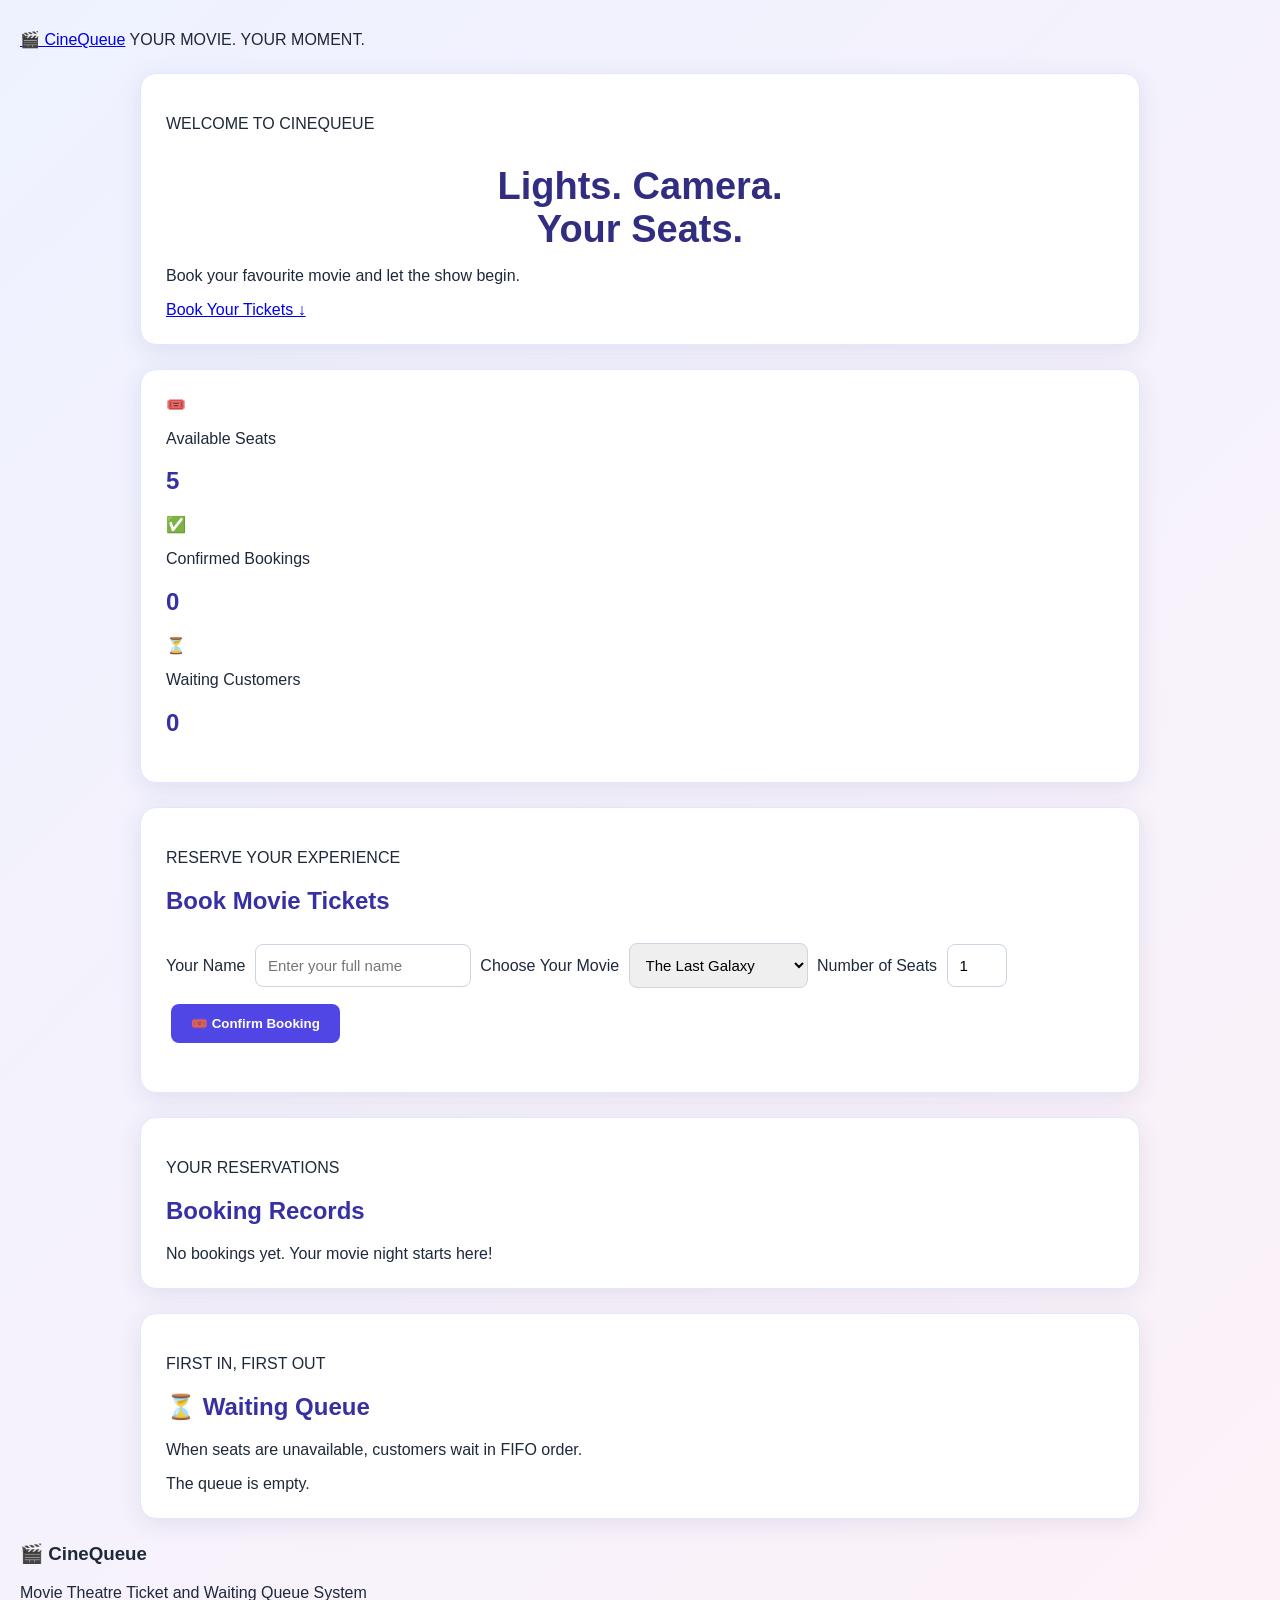
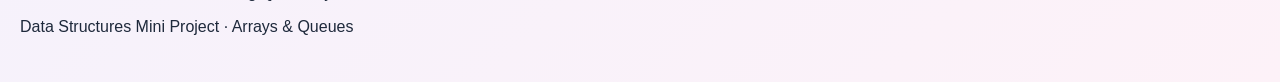
<file: index.html>
<!DOCTYPE html>
<html lang="en">
<head>
    <meta charset="UTF-8">
    <meta name="viewport" content="width=device-width, initial-scale=1.0">
    <title>CineQueue | Movie Ticket Booking</title>
    <link rel="stylesheet" href="style.css">
</head>
<body>
    <header class="navbar">
        <a class="logo" href="#">🎬 CineQueue</a>
        <span class="tagline">YOUR MOVIE. YOUR MOMENT.</span>
    </header>

    <section class="hero">
        <p class="eyebrow">WELCOME TO CINEQUEUE</p>
        <h1>Lights. Camera.<br><span>Your Seats.</span></h1>
        <p>Book your favourite movie and let the show begin.</p>
        <a href="#booking" class="hero-btn">Book Your Tickets ↓</a>
    </section>

    <main>
        <section class="stats">
            <div class="stat">
                <span>🎟️</span>
                <p>Available Seats</p>
                <h2 id="available">5</h2>
            </div>
            <div class="stat">
                <span>✅</span>
                <p>Confirmed Bookings</p>
                <h2 id="total">0</h2>
            </div>
            <div class="stat">
                <span>⏳</span>
                <p>Waiting Customers</p>
                <h2 id="waitingCount">0</h2>
            </div>
        </section>

        <section class="panel" id="booking">
            <p class="eyebrow">RESERVE YOUR EXPERIENCE</p>
            <h2>Book Movie Tickets</h2>

            <label for="customer">Your Name</label>
            <input id="customer" placeholder="Enter your full name">

            <label for="movie">Choose Your Movie</label>
            <select id="movie">
                <option>The Last Galaxy</option>
                <option>Letters to Yesterday</option>
                <option>The Hidden Signal</option>
            </select>

            <label for="seats">Number of Seats</label>
            <input id="seats" type="number" min="1" max="5" value="1">

            <button id="bookBtn">🎟️ Confirm Booking</button>
            <p id="message" role="status"></p>
        </section>

        <section class="panel">
            <p class="eyebrow">YOUR RESERVATIONS</p>
            <h2>Booking Records</h2>
            <div id="records">No bookings yet. Your movie night starts here!</div>
        </section>

        <section class="panel">
            <p class="eyebrow">FIRST IN, FIRST OUT</p>
            <h2>⏳ Waiting Queue</h2>
            <p class="muted">When seats are unavailable, customers wait in FIFO order.</p>
            <div id="queue">The queue is empty.</div>
        </section>
    </main>

    <footer>
        <h3>🎬 CineQueue</h3>
        <p>Movie Theatre Ticket and Waiting Queue System</p>
        <p>Data Structures Mini Project · Arrays & Queues</p>
    </footer>

    <script src="app.js"></script>
</body>
</html>
</file>
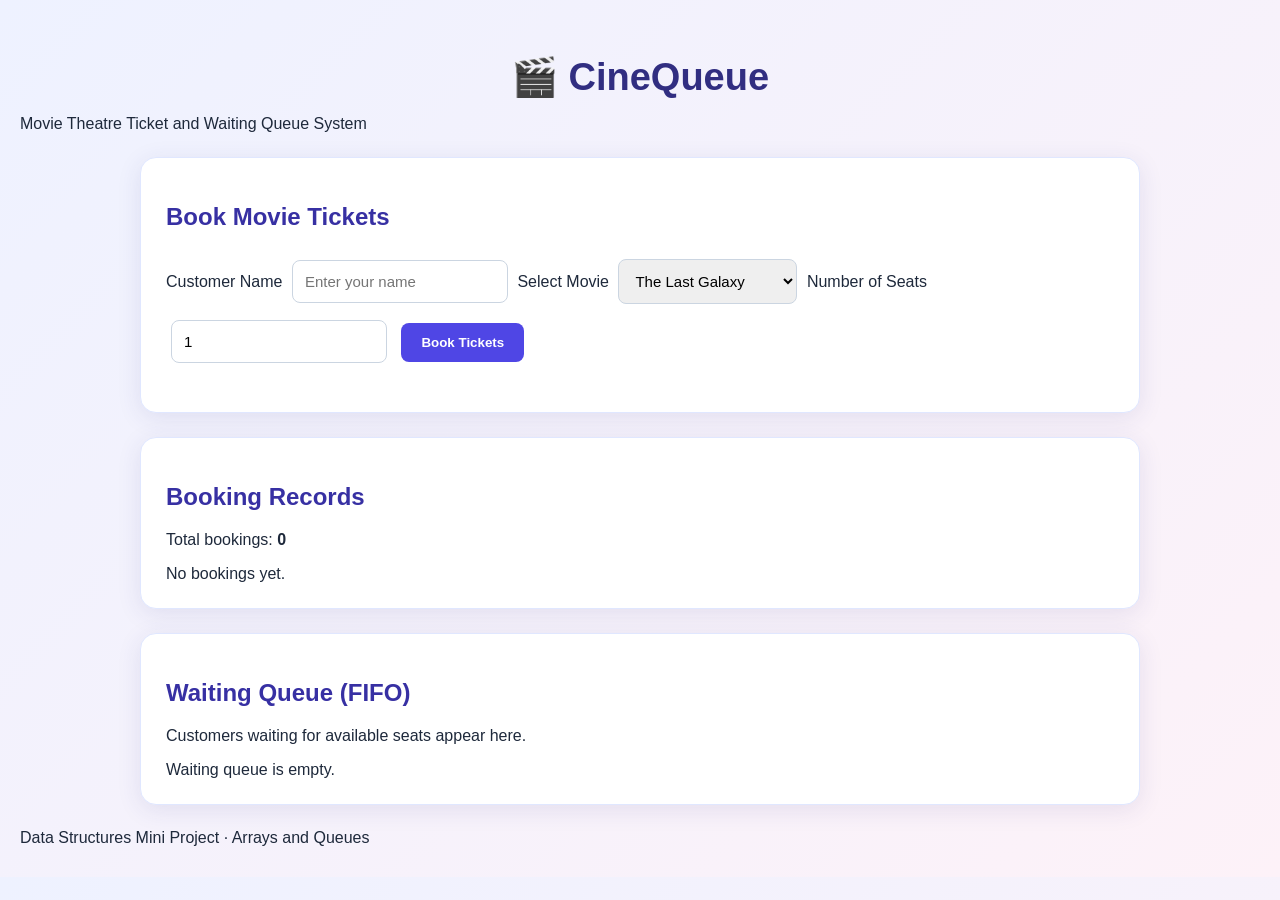
<file: web/index.html>
<!DOCTYPE html>
<html lang="en">
<head>
    <meta charset="UTF-8">
    <meta name="viewport" content="width=device-width, initial-scale=1.0">
    <title>Movie Theatre Ticket System</title>
    <link rel="stylesheet" href="css/style.css">
</head>
<body>
    <header>
        <h1>🎬 CineQueue</h1>
        <p>Movie Theatre Ticket and Waiting Queue System</p>
    </header>

    <main>
        <section class="card">
            <h2>Book Movie Tickets</h2>

            <label for="customer">Customer Name</label>
            <input id="customer" placeholder="Enter your name">

            <label for="movie">Select Movie</label>
            <select id="movie">
                <option value="The Last Galaxy">The Last Galaxy</option>
                <option value="Letters to Yesterday">Letters to Yesterday</option>
                <option value="The Hidden Signal">The Hidden Signal</option>
            </select>

            <label for="seats">Number of Seats</label>
            <input id="seats" type="number" min="1" value="1">

            <button id="bookBtn">Book Tickets</button>
            <p id="message"></p>
        </section>

        <section class="card">
            <h2>Booking Records</h2>
            <p>Total bookings: <strong id="total">0</strong></p>
            <div id="records">No bookings yet.</div>
        </section>

        <section class="card">
            <h2>Waiting Queue (FIFO)</h2>
            <p>Customers waiting for available seats appear here.</p>
            <div id="queue">Waiting queue is empty.</div>
        </section>
    </main>

    <footer>Data Structures Mini Project · Arrays and Queues</footer>
    <script src="js/app.js"></script>
</body>
</html>
</file>
<file: style.css>
* {
    box-sizing: border-box;
}

body {
    margin: 0;
    padding: 30px 20px;
    font-family: Arial, sans-serif;
    background: linear-gradient(135deg, #eef2ff, #fdf2f8);
    color: #1e293b;
}

h1 {
    color: #312e81;
    font-size: 38px;
    text-align: center;
    margin-bottom: 8px;
}

h2 {
    color: #3730a3;
    margin-bottom: 20px;
}

body > p {
    text-align: center;
    color: #64748b;
}

section, form {
    max-width: 1000px;
    margin: 24px auto;
    padding: 25px;
    background: white;
    border-radius: 16px;
    box-shadow: 0 5px 24px rgba(49, 46, 129, 0.10);
    border: 1px solid #e0e7ff;
}

input, select, textarea {
    padding: 12px;
    margin: 8px 5px;
    border: 1px solid #cbd5e1;
    border-radius: 8px;
    font-size: 15px;
    max-width: 100%;
}

input:focus, select:focus, textarea:focus {
    outline: 2px solid #818cf8;
}

button {
    padding: 12px 20px;
    margin: 8px 5px;
    border: none;
    border-radius: 8px;
    background: #4f46e5;
    color: white;
    font-weight: bold;
    cursor: pointer;
}

button:hover {
    background: #3730a3;
    transform: translateY(-1px);
}

li {
    margin: 10px 0;
    padding: 14px;
    list-style-position: inside;
    border-left: 4px solid #6366f1;
    background: #eef2ff;
    border-radius: 8px;
}

@media (max-width: 600px) {
    body {
        padding: 16px 10px;
    }

    section, form {
        padding: 16px;
    }

    h1 {
        font-size: 28px;
    }
}
</file>
<file: web/css/style.css>
* {
    box-sizing: border-box;
}

body {
    margin: 0;
    padding: 30px 20px;
    font-family: Arial, sans-serif;
    background: linear-gradient(135deg, #eef2ff, #fdf2f8);
    color: #1e293b;
}

h1 {
    color: #312e81;
    font-size: 38px;
    text-align: center;
    margin-bottom: 8px;
}

h2 {
    color: #3730a3;
    margin-bottom: 20px;
}

body > p {
    text-align: center;
    color: #64748b;
}

section, form {
    max-width: 1000px;
    margin: 24px auto;
    padding: 25px;
    background: white;
    border-radius: 16px;
    box-shadow: 0 5px 24px rgba(49, 46, 129, 0.10);
    border: 1px solid #e0e7ff;
}

input, select, textarea {
    padding: 12px;
    margin: 8px 5px;
    border: 1px solid #cbd5e1;
    border-radius: 8px;
    font-size: 15px;
    max-width: 100%;
}

input:focus, select:focus, textarea:focus {
    outline: 2px solid #818cf8;
}

button {
    padding: 12px 20px;
    margin: 8px 5px;
    border: none;
    border-radius: 8px;
    background: #4f46e5;
    color: white;
    font-weight: bold;
    cursor: pointer;
}

button:hover {
    background: #3730a3;
    transform: translateY(-1px);
}

li {
    margin: 10px 0;
    padding: 14px;
    list-style-position: inside;
    border-left: 4px solid #6366f1;
    background: #eef2ff;
    border-radius: 8px;
}

@media (max-width: 600px) {
    body {
        padding: 16px 10px;
    }

    section, form {
        padding: 16px;
    }

    h1 {
        font-size: 28px;
    }
}
</file>
